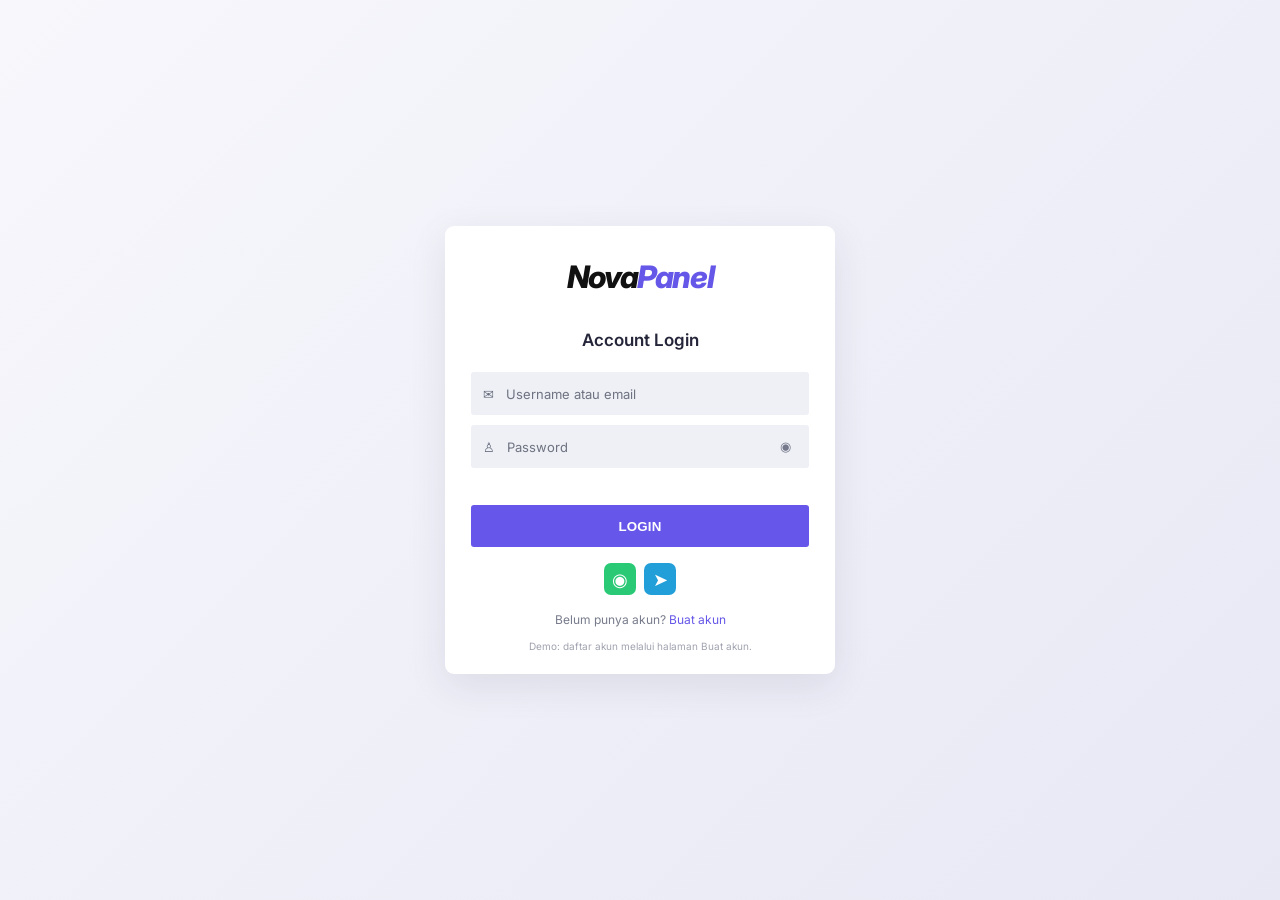
<file: index.html>
<!doctype html>
<html lang="id"><head><meta charset="utf-8"><meta name="viewport" content="width=device-width,initial-scale=1"><title>NovaPanel | Login</title><link rel="stylesheet" href="style.css"></head>
<body class="login-page"><main class="login-card"><div class="brand">Nova<span>Panel</span></div><h2>Account Login</h2><form id="loginForm"><label class="field"><span>✉</span><input id="username" placeholder="Username atau email" required autocomplete="username"></label><label class="field"><span>♙</span><input id="password" type="password" placeholder="Password" required autocomplete="current-password"><button type="button" class="eye" id="togglePass">◉</button></label><p class="error" id="error"></p><button class="primary full">LOGIN</button></form><div class="social"><a href="#" aria-label="WhatsApp">◉</a><a href="#" aria-label="Telegram">➤</a></div><p class="signup">Belum punya akun? <a href="add.html">Buat akun</a></p><small class="demo">Demo: daftar akun melalui halaman Buat akun.</small></main><script src="app.js"></script></body></html>
</file>
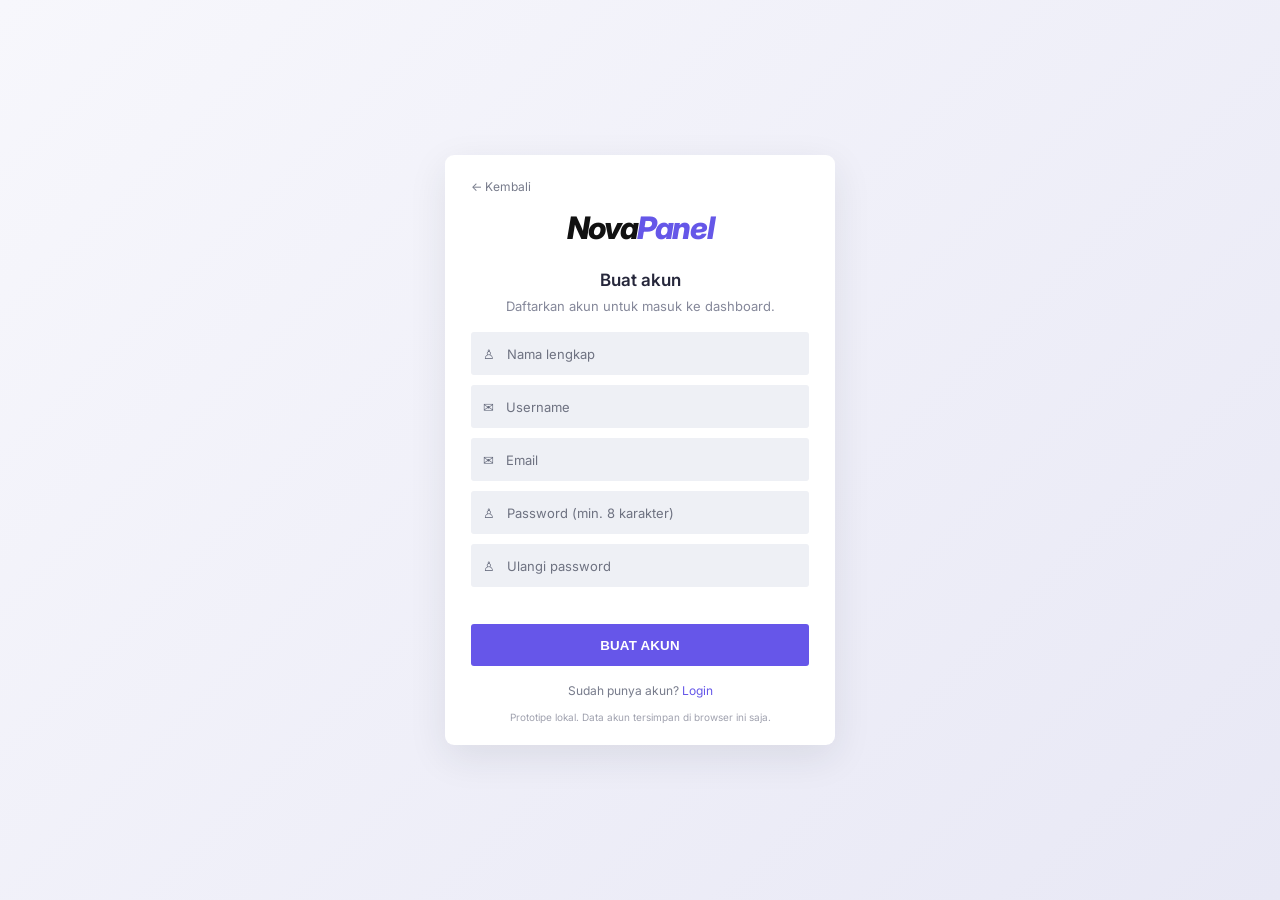
<file: add.html>
<!doctype html>
<html lang="id"><head><meta charset="utf-8"><meta name="viewport" content="width=device-width,initial-scale=1"><title>NovaPanel | Buat Akun</title><link rel="stylesheet" href="style.css"></head>
<body class="login-page"><main class="login-card register-card"><a class="back" href="index.html">← Kembali</a><div class="brand">Nova<span>Panel</span></div><h2>Buat akun</h2><p class="sub">Daftarkan akun untuk masuk ke dashboard.</p><form id="registerForm"><label class="field"><span>♙</span><input id="newName" placeholder="Nama lengkap" required maxlength="60"></label><label class="field"><span>✉</span><input id="newUser" placeholder="Username" required minlength="3" maxlength="30" autocomplete="username"></label><label class="field"><span>✉</span><input id="newEmail" type="email" placeholder="Email" required autocomplete="email"></label><label class="field"><span>♙</span><input id="newPass" type="password" placeholder="Password (min. 8 karakter)" required minlength="8" autocomplete="new-password"></label><label class="field"><span>♙</span><input id="confirmPass" type="password" placeholder="Ulangi password" required minlength="8" autocomplete="new-password"></label><p class="error" id="registerError"></p><button class="primary full">BUAT AKUN</button></form><p class="signup">Sudah punya akun? <a href="index.html">Login</a></p><small class="demo">Prototipe lokal. Data akun tersimpan di browser ini saja.</small></main><script src="app.js"></script></body></html>
</file>
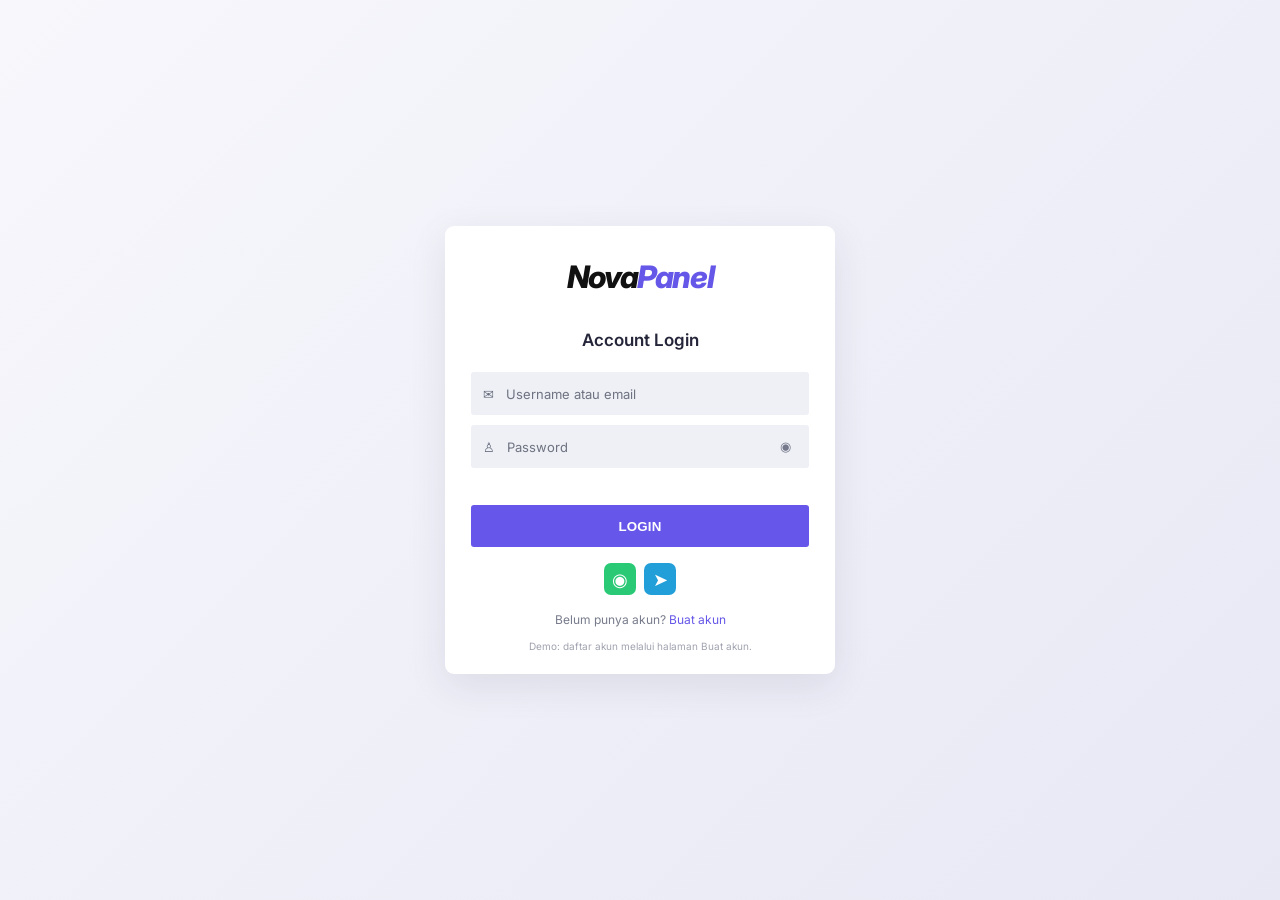
<file: dashboard.html>
<!doctype html>
<html lang="id"><head><meta charset="utf-8"><meta name="viewport" content="width=device-width,initial-scale=1"><title>NovaPanel | Dashboard</title><link rel="stylesheet" href="style.css"></head>
<body class="app-page"><aside class="sidebar" id="sidebar"><div class="side-brand">Nova<span>Panel</span></div><div class="profile"><div class="avatar" id="avatar">N</div><div><b id="sideName">Nama akun</b><small id="sideEmail">email@example.com</small></div></div><nav><a class="active" href="#dashboard">▦　Dashboard</a><a href="#inbox">▣　Inbox SMS</a><a href="#numbers">▤　Numbers</a><a href="#sender">✉　Sender (CLI)</a><a href="#settings">⚙　Settings</a></nav><button id="logout" class="logout">↪　Logout</button></aside><main class="main"><header class="topbar"><button class="hamburger" id="menuBtn">☰</button><span>Dashboard</span><div class="top-profile"><div class="avatar small" id="topAvatar">N</div><span id="topName">Nama akun</span></div></header><section class="welcome"><div><p class="eyebrow">HOME / DASHBOARD</p><h1>Dashboard</h1><p class="muted">Ringkasan aktivitas akun kamu.</p></div><span class="pill">● Account active</span></section><section class="stats"><article class="stat purple"><small>SMS TODAY</small><strong>0</strong><span>Received today</span></article><article class="stat pink"><small>SMS THIS WEEK</small><strong>0</strong><span>Received since Monday</span></article><article class="stat green"><small>EARNINGS TODAY</small><strong>$0.00</strong><span>Earned today</span></article><article class="stat orange"><small>EARNINGS THIS MONTH</small><strong>$0.00</strong><span>Earned since the 1st</span></article></section><section class="panel" id="inbox"><div class="panel-head"><div><h3>Recent inbox</h3><p>Pesan terbaru yang masuk ke akun.</p></div><button class="outline" data-notice="Inbox demo belum terhubung ke API SMS.">View all</button></div><div class="table-wrap"><table><thead><tr><th>DATE</th><th>NUMBER</th><th>SENDER</th><th>MESSAGE</th><th>STATUS</th></tr></thead><tbody><tr><td colspan="5" class="empty">Belum ada data SMS.</td></tr></tbody></table></div></section><section class="panel" id="numbers"><div class="panel-head"><div><h3>Numbers</h3><p>Daftar nomor yang tersedia.</p></div><button class="outline" data-notice="Hubungkan API penyedia nomor untuk mengaktifkan fitur ini.">Manage numbers</button></div><div class="empty block-empty">Belum ada nomor yang ditambahkan.</div></section><section class="panel" id="sender"><div class="panel-head"><div><h3>Sender (CLI)</h3><p>Pengaturan sender untuk akun kamu.</p></div><button class="outline" data-notice="Fitur sender memerlukan backend.">Manage sender</button></div><div class="empty block-empty">Belum ada sender.</div></section><section class="panel" id="settings"><div class="panel-head"><div><h3>Profile settings</h3><p>Informasi akun yang sedang masuk.</p></div></div><div class="settings-grid"><label>Nama lengkap<input id="profileName" readonly></label><label>Username<input id="profileUser" readonly></label><label>Email<input id="profileEmail" readonly></label><label>Status akun<input value="Aktif" readonly></label></div></section><footer>NovaPanel · UI prototype</footer></main><div id="toast" class="toast"></div><script src="app.js"></script></body></html>
</file>
<file: style.css>
@import url('https://fonts.googleapis.com/css2?family=Inter:wght@400;500;600;700;800&display=swap');
:root{--ink:#25263a;--muted:#85889a;--purple:#6557e8;--line:#e9eaf1;--bg:#f3f4f9}*{box-sizing:border-box}body{margin:0;font-family:Inter,-apple-system,BlinkMacSystemFont,"Segoe UI",sans-serif;color:var(--ink);font-size:13px}a{color:var(--purple);text-decoration:none}.login-page{min-height:100vh;display:grid;place-items:center;padding:22px;background:linear-gradient(135deg,#f7f7fc,#e8e8f5)}.login-card{width:min(100%,390px);padding:28px 26px 22px;background:#fff;border-radius:9px;box-shadow:0 12px 38px #25263a18;text-align:center}.brand{font-size:31px;font-weight:800;font-style:italic;letter-spacing:-1.4px;margin:4px 0 35px;color:#111}.brand span,.side-brand span{color:var(--purple)}h2{font-size:17px;margin:0 0 22px;font-weight:600}.field{height:43px;display:flex;align-items:center;gap:10px;background:#eef0f5;margin:10px 0;padding:0 12px;color:#656a7c;border-radius:3px}.field input{border:0;outline:0;background:transparent;width:100%;min-width:0;font:inherit;color:var(--ink)}.field input::placeholder{color:#6e7281}.eye{border:0;background:none;color:#74788a;cursor:pointer}.primary{border:0;background:#6656e9;color:#fff;font-weight:700;letter-spacing:.2px;height:42px;border-radius:3px;cursor:pointer}.primary:hover{background:#5545d8}.full{width:100%;margin-top:7px}.error{color:#d34d68;font-size:11px;min-height:12px;margin:8px 0}.social{display:flex;justify-content:center;gap:8px;margin:16px 0}.social a{display:grid;place-items:center;width:32px;height:32px;border-radius:7px;background:#29c976;color:white;font-size:18px}.social a+ a{background:#229ed9}.signup{font-size:12px;color:#777b8b;margin:17px 0 10px}.demo{display:block;color:#a0a2af;font-size:10px;margin-top:13px}.register-card{padding-top:24px}.register-card .brand{margin:15px 0 24px}.register-card h2{margin-bottom:8px}.sub{color:var(--muted);margin:0 0 18px}.back{display:block;text-align:left;font-size:12px;color:#777b8b}.app-page{background:var(--bg);min-height:100vh}.sidebar{position:fixed;left:0;top:0;bottom:0;width:230px;background:#fff;border-right:1px solid var(--line);padding:24px 14px;display:flex;flex-direction:column;z-index:5}.side-brand{font-weight:800;font-size:22px;font-style:italic;letter-spacing:-.8px;padding:0 12px 25px}.profile{display:flex;align-items:center;gap:10px;padding:14px 10px;border-bottom:1px solid var(--line);border-top:1px solid var(--line);margin-bottom:15px;min-width:0}.profile b{display:block;font-size:12px;max-width:135px;overflow:hidden;text-overflow:ellipsis;white-space:nowrap}.profile small{display:block;font-size:10px;color:var(--muted);margin-top:4px;max-width:135px;overflow:hidden;text-overflow:ellipsis}.avatar{width:36px;height:36px;flex-shrink:0;border-radius:50%;display:grid;place-items:center;background:#e8e5ff;color:#6254df;font-weight:700;font-size:14px}.sidebar nav{display:grid;gap:5px}.sidebar nav a{padding:12px 11px;border-radius:5px;color:#686b7c;font-size:12px}.sidebar nav a.active,.sidebar nav a:hover{background:#efedff;color:#5e50df;font-weight:600}.logout{margin-top:auto;border:0;background:#fff1f3;color:#d6536c;padding:12px;border-radius:5px;text-align:left;cursor:pointer}.main{margin-left:230px;padding:0 26px 24px;max-width:1600px}.topbar{height:65px;display:flex;align-items:center;gap:12px;border-bottom:1px solid #e5e6ee;font-weight:600}.top-profile{margin-left:auto;display:flex;align-items:center;gap:9px;font-size:12px}.small{width:29px;height:29px;font-size:11px}.hamburger{display:none;border:0;background:none;font-size:18px}.welcome{display:flex;justify-content:space-between;align-items:center;padding:24px 0 19px}.eyebrow{font-size:10px;color:#8d90a1;margin:0 0 8px}.welcome h1{font-size:22px;margin:0 0 7px}.muted{margin:0;color:var(--muted);font-size:12px}.pill{background:#e7f8ef;color:#23955b;padding:7px 10px;border-radius:20px;font-size:10px}.stats{display:grid;grid-template-columns:repeat(4,minmax(0,1fr));gap:14px;margin-bottom:18px}.stat{padding:17px 16px;color:white;border-radius:6px;min-height:108px;box-shadow:0 5px 12px #2222220a}.stat small{font-size:9px;font-weight:700;letter-spacing:.4px;display:block}.stat strong{display:block;font-size:21px;margin:9px 0 5px}.stat span{font-size:10px;opacity:.85}.purple{background:linear-gradient(120deg,#7768ef,#a69af9)}.pink{background:linear-gradient(120deg,#f0528b,#ff7185)}.green{background:linear-gradient(120deg,#16ae83,#53d6a7)}.orange{background:linear-gradient(120deg,#f49a43,#ffbc65)}.panel{background:white;border:1px solid #ebecf3;border-radius:6px;margin-bottom:17px;box-shadow:0 3px 10px #24243a05;overflow:hidden}.panel-head{display:flex;justify-content:space-between;align-items:center;padding:17px 18px;border-bottom:1px solid #f0f0f5}.panel-head h3{font-size:13px;margin:0 0 5px}.panel-head p{font-size:10px;color:var(--muted);margin:0}.outline{border:1px solid #e4e2fb;color:#6255df;background:#fff;border-radius:4px;padding:8px 11px;font-size:10px;cursor:pointer}.table-wrap{overflow:auto}table{width:100%;border-collapse:collapse;white-space:nowrap}th,td{text-align:left;padding:13px 16px;border-bottom:1px solid #f0f1f6;font-size:10px}th{color:#85889a;background:#fbfbfd;font-weight:600}.empty{text-align:center;color:#999cac;padding:25px}.block-empty{padding:28px}.settings-grid{padding:18px;display:grid;grid-template-columns:repeat(2,minmax(0,1fr));gap:16px}.settings-grid label{font-size:10px;color:#85889a}.settings-grid input{display:block;width:100%;margin-top:8px;padding:11px;border:1px solid #e8e9f0;border-radius:4px;background:#fafafe;color:#44475a;font:inherit}footer{text-align:center;color:#a1a3b0;font-size:10px;padding:10px}.toast{position:fixed;bottom:22px;right:22px;background:#292a3c;color:white;padding:12px 16px;border-radius:5px;opacity:0;transform:translateY(8px);transition:.2s;pointer-events:none;z-index:10}.toast.show{opacity:1;transform:translateY(0)}@media(max-width:900px){.sidebar{width:205px}.main{margin-left:205px;padding:0 17px}.stats{grid-template-columns:repeat(2,minmax(0,1fr))}}@media(max-width:650px){.sidebar{transform:translateX(-100%);transition:transform .2s;width:245px;box-shadow:10px 0 30px #2222}.sidebar.open{transform:translateX(0)}.main{margin-left:0;padding:0 13px}.hamburger{display:block}.topbar{height:57px}.top-profile span{display:none}.welcome{align-items:flex-start;gap:10px}.welcome h1{font-size:20px}.stats{gap:9px}.stat{padding:14px 12px;min-height:100px}.stat strong{font-size:19px}.settings-grid{grid-template-columns:1fr}.panel-head{padding:14px}.login-card{padding-left:20px;padding-right:20px}}
</file>
